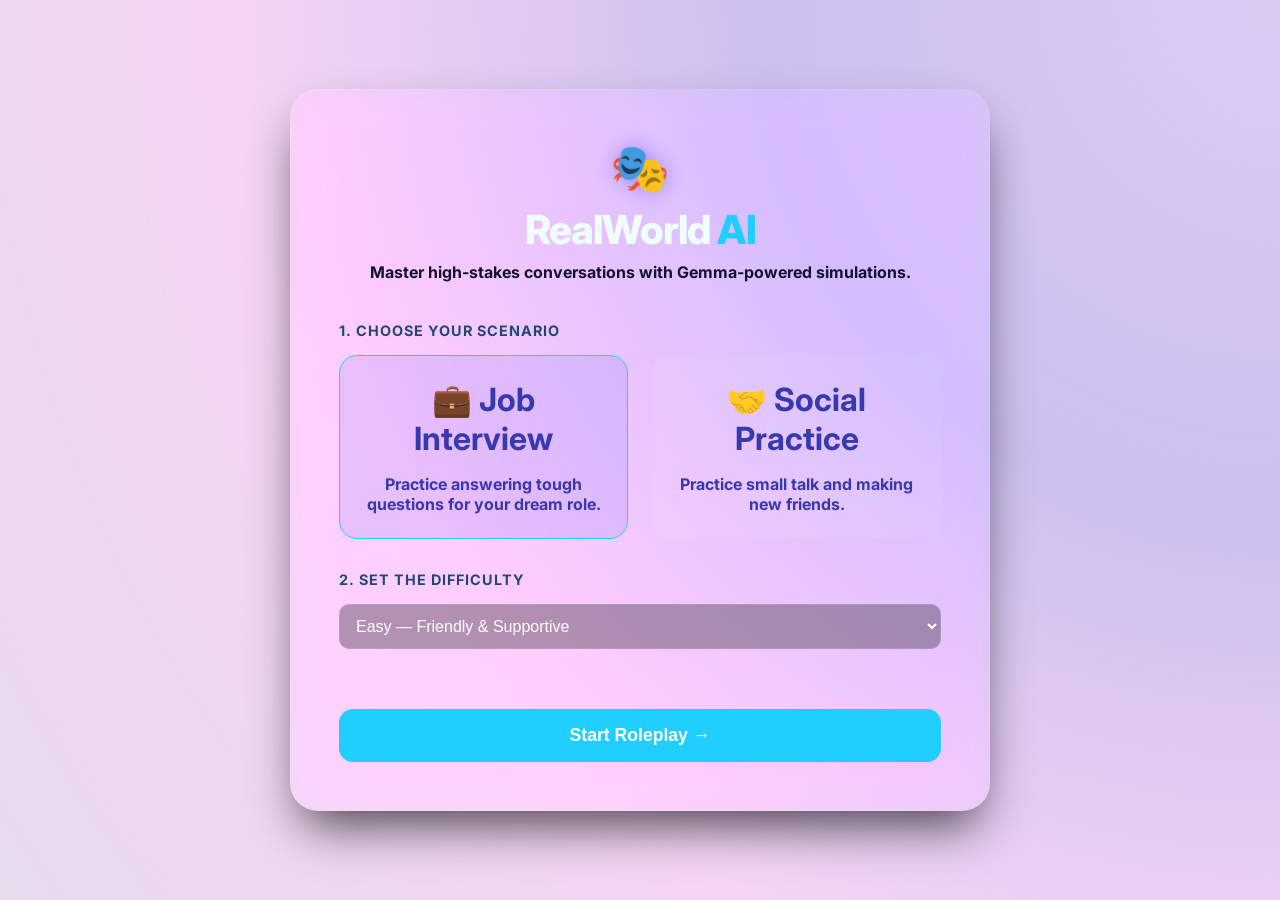
<file: templates/index.html>
<!DOCTYPE html>
<html lang="en">
<head>
    <meta charset="UTF-8">
    <meta name="viewport" content="width=device-width, initial-scale=1.0">
    <title>RealWorld AI | Scenario Trainer</title>
    <link rel="stylesheet" href="../static/style.css">
    <link href="https://fonts.googleapis.com/css2?family=Inter:wght@300;400;600;800&display=swap" rel="stylesheet">
</head>
<body>

    <div class="glass-card main-container">
        <header>
            <div class="logo-area">
                <span class="emoji-icon">🎭</span>
                <h1>RealWorld <span class="accent">AI</span></h1>
            </div>
            <p class="subtitle"><strong>Master high-stakes conversations with Gemma-powered simulations.<strong></strong></p>
        </header>

        <section class="scenario-selection">
            <h3>1. Choose Your Scenario</h3>
            <div class="grid">
                <div class="option-card active" onclick="selectScenario('job_interview', this)">
                    <div class="icon"><h4>💼 Job Interview</h4></div>
                    <p>Practice answering tough questions for your dream role.</p>
                </div>
                <div class="option-card" onclick="selectScenario('social_practice', this)">
                    <div class="icon"><h4>🤝 Social Practice</h4></div>
                    <p>Practice small talk and making new friends.</p>
                </div>
            </div>
        </section>

        <section class="difficulty-selection">
            <h3>2. Set the Difficulty</h3>
            <div class="select-wrapper">
                <select id="difficulty">
                    <option value="easy">Easy — Friendly & Supportive</option>
                    <option value="medium">Medium — Professional & Neutral</option>
                    <option value="hard">Hard — Strict & Challenging</option>
                </select>
            </div>
        </section>
        <br>
        <button class="btn-primary" onclick="startSession()">
            Start Roleplay →
        </button>
    </div>

    <script>
        let selectedScenario = 'job_interview';

        function selectScenario(id, element) {
            selectedScenario = id;
            // UI Toggle
            document.querySelectorAll('.option-card').forEach(card => card.classList.remove('active'));
            element.classList.add('active');
        }

        function startSession() {
            const diff = document.getElementById('difficulty').value;
            // Redirect to chat with params
            window.location.href = `/chat?scenario=${selectedScenario}&diff=${diff}`;
        }
    </script>
</body>
</html>
</file>
<file: static/style.css>
:root {
    --primary: #20ceff;
    --primary-hover: #5fcfed;
    --bg-dark: #0f172a;
    --glass-bg: rgba(255, 255, 255, 0.03);
    --glass-border: rgba(255, 255, 255, 0.1);
    --text-main: #3838af;
    --text-dim: #c32098;
}

* {
    box-sizing: border-box;
    margin: 0;
    padding: 0;
}

body {
    background: radial-gradient(circle at top right, #dbcaf4, #cdc0ef, #f4d5f4, #e8dced);
    color: var(--text-main);
    font-family: 'Inter', sans-serif;
    display: flex;
    justify-content: center;
    align-items: center;
    min-height: 100vh;
    overflow: hidden;
}

.glass-card {
    background: var(--glass-bg);
    backdrop-filter: blur(16px) saturate(180%);
    -webkit-backdrop-filter: blur(16px) saturate(180%);
    border: 1px solid var(--glass-border);
    border-radius: 28px;
    padding: 3rem;
    width: 90%;
    max-width: 700px;
    box-shadow: 0 25px 50px -12px rgba(0, 0, 0, 0.7);
    text-align: center;
}

h1 {
    color: azure;
    font-size: 2.5rem;
    font-weight: 800;
    letter-spacing: -1px;
    margin-bottom: 0.5rem;
}

.accent {
    color: var(--primary);
}

.subtitle {
    color: #131032;
    margin-bottom: 2.5rem;
}

h3 {
    text-align: left;
    font-size: 0.9rem;
    text-transform: uppercase;
    letter-spacing: 1px;
    color: #204873;
    margin-bottom: 1rem;
}

/* Grid Layout for Scenarios */
.grid {
    display: grid;
    grid-template-columns: 1fr 1fr;
    gap: 1.5rem;
    margin-bottom: 2rem;
}

.option-card {
    background: rgba(255, 255, 255, 0.05);
    border: 1px solid transparent;
    padding: 1.5rem;
    border-radius: 18px;
    cursor: pointer;
    transition: all 0.3s ease;
}

.option-card:hover {
    background: rgba(255, 255, 255, 0.08);
    transform: translateY(-5px);
}

.option-card.active {
    border-color: var(--primary);
    background: rgba(99, 102, 241, 0.15);
}

.option-card .icon {
    font-size: 2rem;
    margin-bottom: 1rem;
}

/* Difficulty Dropdown */
.select-wrapper {
    margin-bottom: 2.5rem;
}

select {
    width: 100%;
    padding: 12px;
    background: rgba(0, 0, 0, 0.3);
    border: 1px solid var(--glass-border);
    border-radius: 10px;
    color: white;
    font-size: 1rem;
    outline: none;
}

/* Button Styling */
.btn-primary {
    background: var(--primary);
    color: white;
    border: none;
    padding: 1rem 2.5rem;
    font-size: 1.1rem;
    font-weight: 600;
    border-radius: 14px;
    cursor: pointer;
    transition: all 0.2s;
    width: 100%;
}

.btn-primary:hover {
    background: var(--primary-hover);
    box-shadow: 0 0 25px rgb(65 232 211);
    transform: scale(1.02);
}

.emoji-icon {
    font-size: 3rem; /* Makes the emoji large and prominent */
    display: block;  /* Puts it on its own line above the text */
    margin-bottom: 0.5rem;
    filter: drop-shadow(0 0 10px rgb(0 5 255 / 0.3)); /* Adds a subtle glow */
    transition: transform 0.3s ease;
}

.logo-area:hover .emoji-icon {
    transform: scale(1.1) rotate(-5deg); /* Adds a little "life" when hovered */
}

/* Layout for Chat Page */
.chat-wrapper {
    display: flex;
    gap: 2rem;
    width: 95%;
    max-width: 1200px;
    height: 85vh;
}

.chat-container {
    flex: 3;
    display: flex;
    flex-direction: column;
    gap: 1rem;
}

/* Chat Box Design */
.chat-display {
    flex: 1;
    overflow-y: auto;
    padding: 1rem;
    display: flex;
    flex-direction: column;
    gap: 1.5rem;
}

.message {
    display: flex;
    gap: 1rem;
    max-width: 80%;
    animation: fadeIn 0.4s ease forwards;
}

.user-msg {
    align-self: flex-end;
    flex-direction: row-reverse;
}

.msg-content {
    background: rgba(255, 255, 255, 0.05);
    padding: 1rem 1.25rem;
    border-radius: 18px;
    line-height: 1.5;
    border: 1px solid var(--glass-border);
}

.user-msg .msg-content {
    background: var(--primary);
    border: none;
}

/* Input Area */
.input-area {
    display: flex;
    padding: 0.75rem;
    border-radius: 20px;
    gap: 1rem;
}

.input-area input {
    flex: 1;
    background: transparent;
    border: none;
    color: white;
    padding: 0 1rem;
    font-size: 1rem;
    outline: none;
}

#sendBtn {
    background: var(--primary);
    border: none;
    width: 50px;
    height: 50px;
    border-radius: 15px;
    color: white;
    cursor: pointer;
    font-size: 1.5rem;
}

#endSessionBtn {
    background: var(--primary);
    border: none;
    width: 150px;
    height: 50px;
    border-radius: 15px;
    color: white;
    cursor: pointer;
    font-size: 1.5rem;
}

/* Coach UI */
.live-indicator {
    font-size: 0.7rem;
    font-weight: 800;
    color: #3eb9d1;
    letter-spacing: 2px;
}

.stat-item { margin: 1.5rem 0; }
.stat-item label { color: var(--text-dim); font-size: 0.75rem; text-transform: uppercase; }
.stat-item .value { font-weight: 600; font-size: 1.2rem; margin-top: 0.2rem; }

.divider { border: 0; border-top: 1px solid var(--glass-border); margin: 1rem 0; }

@keyframes fadeIn {
    from { opacity: 0; transform: translateY(10px); }
    to { opacity: 1; transform: translateY(0); }
}

.btn-icon {
    background: rgba(255, 255, 255, 0.1);
    border: none;
    border-radius: 12px;
    padding: 10px;
    cursor: pointer;
    transition: all 0.3s;
    margin-right: 5px;
}

.btn-icon:hover {
    background: rgba(255, 255, 255, 0.2);
}

/* Pulsing glow animation for when recording */
@keyframes pulse-red {
    0% { box-shadow: 0 0 0 0 rgba(239, 68, 68, 0.7); }
    70% { box-shadow: 0 0 0 10px rgba(239, 68, 68, 0); }
    100% { box-shadow: 0 0 0 0 rgba(239, 68, 68, 0); }
}

.pulse {
    animation: pulse-red 1.5s infinite;
    background: rgba(239, 68, 68, 0.2) !important;
}

audio {
    max-width: 220px; /* Keeps the player from stretching the bubble */
    height: 35px;
    border-radius: 10px;
    filter: invert(100%) hue-rotate(180deg) brightness(1.5); /* Makes the player match dark mode better */
    margin-top: 5px;
}

/* Ensure user messages align audio to the right */
.user-msg .msg-content {
    display: flex;
    flex-direction: column;
    align-items: flex-end;
}

/* The main container for the coach */
.feedback-panel {
    display: flex;
    flex-direction: column;
    height: calc(100vh - 40px); /* Keeps it within the viewport */
    max-height: 900px;
    overflow: hidden; /* Prevents the whole panel from scrolling */
}

/* The specific section where the text lives */
.analysis-section {
    flex-grow: 1;
    overflow-y: auto; /* Enables vertical scrolling */
    padding-right: 10px; /* Space for the scrollbar */
    margin-bottom: 20px;
}

/* Custom Scrollbar for that "AI/Glass" look */
.analysis-section::-webkit-scrollbar {
    width: 6px;
}

.analysis-section::-webkit-scrollbar-track {
    background: rgba(255, 255, 255, 0.05);
    border-radius: 10px;
}

.analysis-section::-webkit-scrollbar-thumb {
    background: var(--primary); /* Use your accent color */
    border-radius: 10px;
}

/* Ensure the text inside doesn't stretch the container */
.feedback-text {
    word-wrap: break-word;
    line-height: 1.6;
}

#userInput {
    color: grey;
}
</file>
